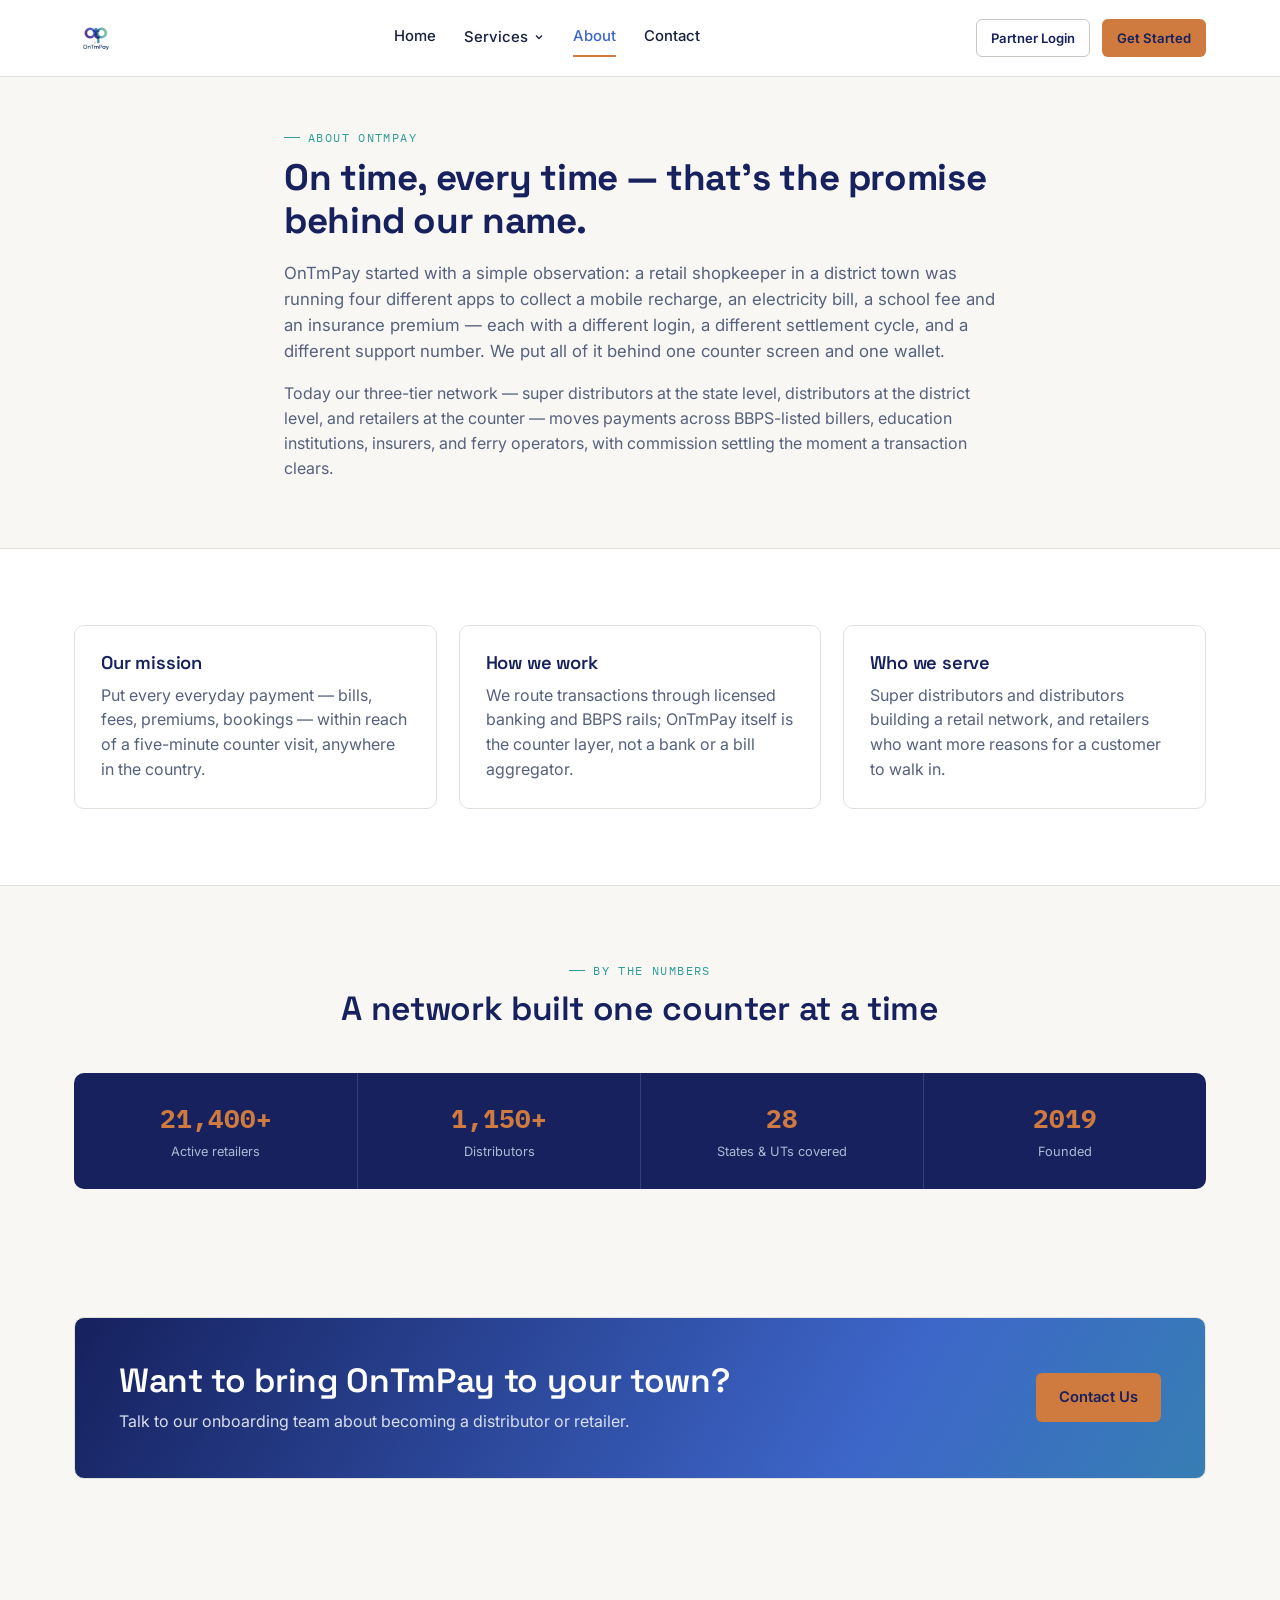
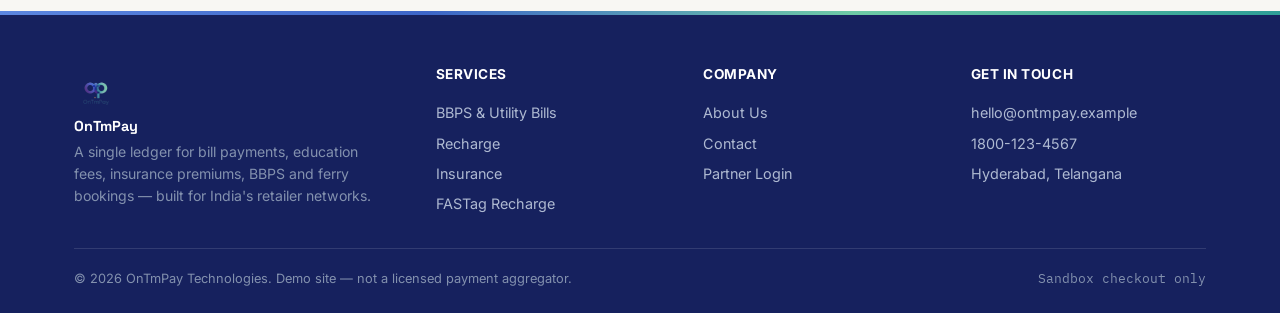
<file: about.html>
<!DOCTYPE html>
<html lang="en">
<head>
<meta charset="UTF-8">
<meta name="viewport" content="width=device-width, initial-scale=1.0">
<title>About Us — OnTmPay</title>
<link rel="stylesheet" href="css/style.css?v=20260717d">
</head>
<body data-page="about">

<div id="site-navbar"></div>

<section class="tight">
  <div class="container reveal" style="max-width:760px;">
    <div class="eyebrow">About OnTmPay</div>
    <h1 style="font-size:2.3rem;">On time, every time — that's the promise behind our name.</h1>
    <p style="font-size:1.05rem;">OnTmPay started with a simple observation: a retail shopkeeper in a district town was running four different apps to collect a mobile recharge, an electricity bill, a school fee and an insurance premium — each with a different login, a different settlement cycle, and a different support number. We put all of it behind one counter screen and one wallet.</p>
    <p>Today our three-tier network — super distributors at the state level, distributors at the district level, and retailers at the counter — moves payments across BBPS-listed billers, education institutions, insurers, and ferry operators, with commission settling the moment a transaction clears.</p>
  </div>
</section>

<section class="alt">
  <div class="container">
    <div class="grid grid-3 reveal-stagger">
      <div class="card">
        <h3>Our mission</h3>
        <p class="mb-0">Put every everyday payment — bills, fees, premiums, bookings — within reach of a five-minute counter visit, anywhere in the country.</p>
      </div>
      <div class="card">
        <h3>How we work</h3>
        <p class="mb-0">We route transactions through licensed banking and BBPS rails; OnTmPay itself is the counter layer, not a bank or a bill aggregator.</p>
      </div>
      <div class="card">
        <h3>Who we serve</h3>
        <p class="mb-0">Super distributors and distributors building a retail network, and retailers who want more reasons for a customer to walk in.</p>
      </div>
    </div>
  </div>
</section>

<section>
  <div class="container">
    <div class="section-head reveal">
      <div class="eyebrow" style="justify-content:center;">By the numbers</div>
      <h2>A network built one counter at a time</h2>
    </div>
    <div class="stat-strip reveal-stagger">
      <div><b>21,400+</b><span>Active retailers</span></div>
      <div><b>1,150+</b><span>Distributors</span></div>
      <div><b>28</b><span>States &amp; UTs covered</span></div>
      <div><b>2019</b><span>Founded</span></div>
    </div>
  </div>
</section>

<section class="tight">
  <div class="container">
    <div class="card reveal" style="background:linear-gradient(120deg, var(--primary-deep), var(--primary) 70%, var(--teal) 140%); color:#fff; padding:44px; display:flex; justify-content:space-between; align-items:center; flex-wrap:wrap; gap:24px;">
      <div>
        <h2 style="color:#fff; margin-bottom:8px;">Want to bring OnTmPay to your town?</h2>
        <p style="color:#D9DEEF; margin:0;">Talk to our onboarding team about becoming a distributor or retailer.</p>
      </div>
      <a href="contact.html" class="btn btn-primary">Contact Us</a>
    </div>
  </div>
</section>

<div id="site-footer"></div>

<script src="js/main.js?v=20260717d"></script>
</body>
</html>
</file>
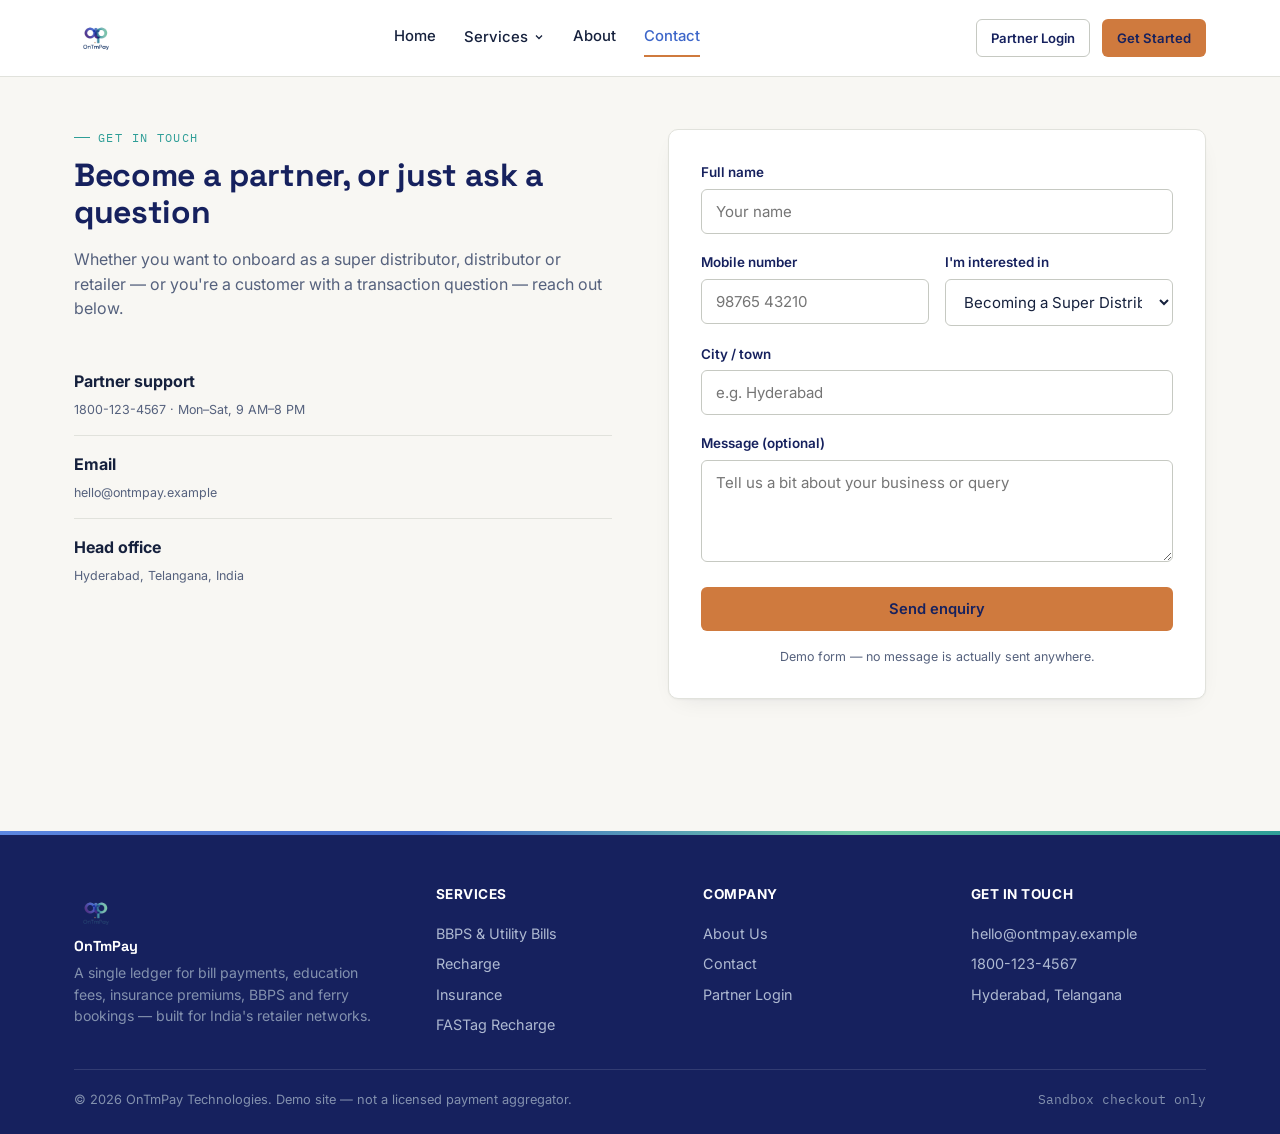
<file: contact.html>
<!DOCTYPE html>
<html lang="en">
<head>
<meta charset="UTF-8">
<meta name="viewport" content="width=device-width, initial-scale=1.0">
<title>Contact Us — OnTmPay</title>
<link rel="stylesheet" href="css/style.css?v=20260717d">
</head>
<body data-page="contact">

<div id="site-navbar"></div>

<section class="tight">
  <div class="container">
    <div class="grid grid-2 reveal-stagger" style="grid-template-columns:1fr 1fr; gap:56px; align-items:start;">
      <div>
        <div class="eyebrow">Get in touch</div>
        <h1 style="font-size:2rem;">Become a partner, or just ask a question</h1>
        <p>Whether you want to onboard as a super distributor, distributor or retailer — or you're a customer with a transaction question — reach out below.</p>

        <div class="ledger-rows mt-32">
          <div style="padding:16px 0;">
            <b>Partner support</b>
            <p class="mb-0 hint">1800-123-4567 · Mon–Sat, 9 AM–8 PM</p>
          </div>
          <div style="padding:16px 0;">
            <b>Email</b>
            <p class="mb-0 hint">hello@ontmpay.example</p>
          </div>
          <div style="padding:16px 0;">
            <b>Head office</b>
            <p class="mb-0 hint">Hyderabad, Telangana, India</p>
          </div>
        </div>
      </div>

      <form class="form-card" id="contact-form">
        <div class="field">
          <label for="c-name">Full name</label>
          <input type="text" id="c-name" placeholder="Your name" required>
        </div>
        <div class="field-row">
          <div class="field">
            <label for="c-mobile">Mobile number</label>
            <input type="tel" id="c-mobile" placeholder="98765 43210" maxlength="10" required>
          </div>
          <div class="field">
            <label for="c-interest">I'm interested in</label>
            <select id="c-interest">
              <option>Becoming a Super Distributor</option>
              <option>Becoming a Distributor</option>
              <option>Becoming a Retailer</option>
              <option>General enquiry</option>
            </select>
          </div>
        </div>
        <div class="field">
          <label for="c-city">City / town</label>
          <input type="text" id="c-city" placeholder="e.g. Hyderabad" required>
        </div>
        <div class="field">
          <label for="c-message">Message (optional)</label>
          <textarea id="c-message" rows="4" placeholder="Tell us a bit about your business or query"></textarea>
        </div>
        <button type="submit" class="btn btn-primary btn-block">Send enquiry</button>
        <p class="hint text-center mt-16 mb-0">Demo form — no message is actually sent anywhere.</p>
      </form>
    </div>
  </div>
</section>

<div id="site-footer"></div>

<script src="js/main.js?v=20260717d"></script>
<script>
  document.getElementById("contact-form").addEventListener("submit", function (e) {
    e.preventDefault();
    showToast("Thanks! Our onboarding team will reach out shortly (demo only).");
    this.reset();
  });
</script>
</body>
</html>
</file>
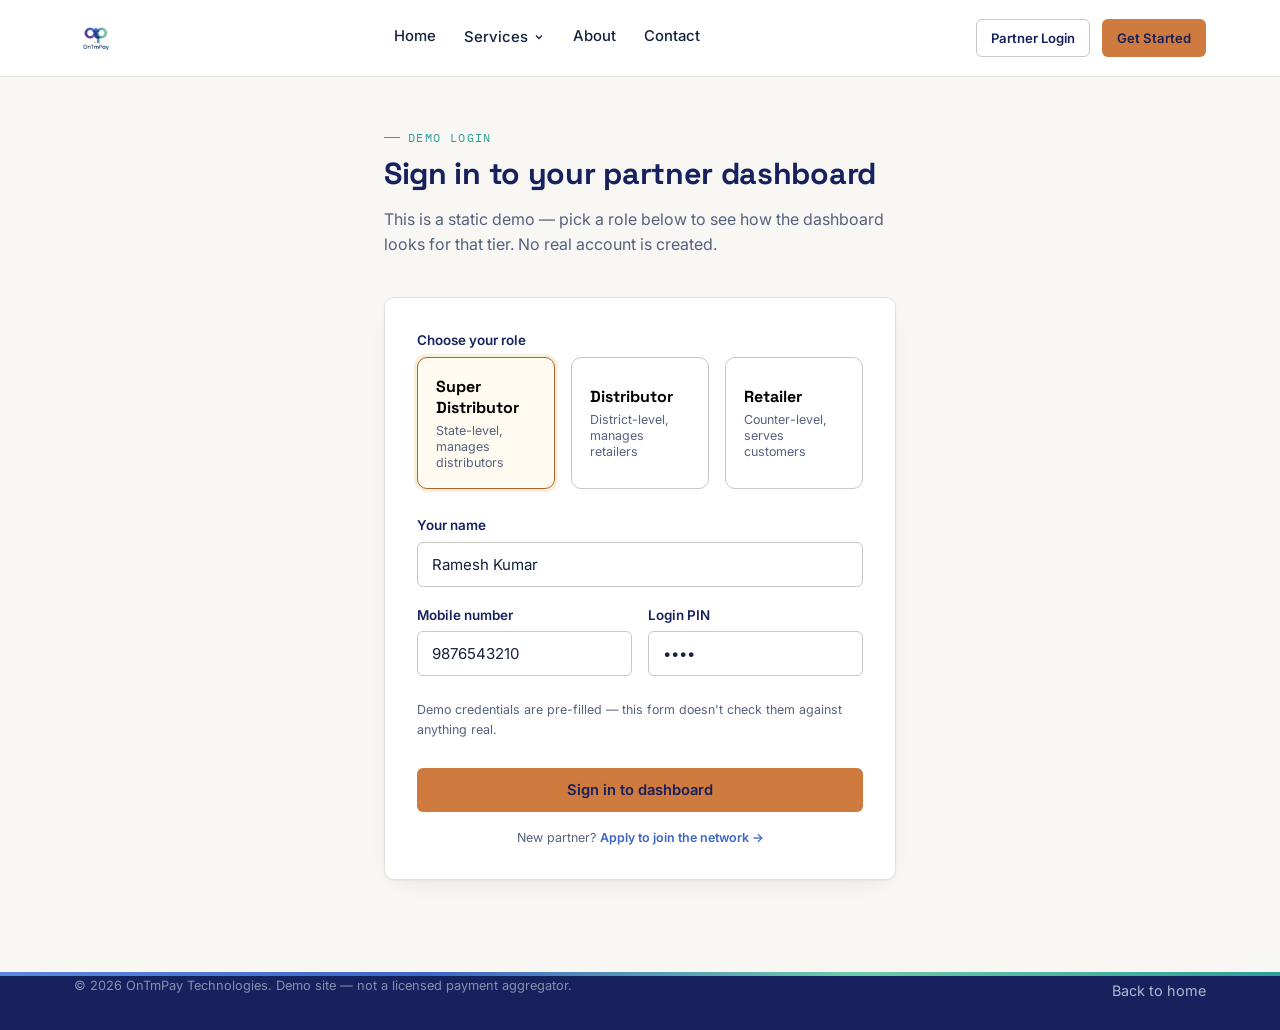
<file: login.html>
<!DOCTYPE html>
<html lang="en">
<head>
<meta charset="UTF-8">
<meta name="viewport" content="width=device-width, initial-scale=1.0">
<title>Partner Login — OnTmPay</title>
<link rel="stylesheet" href="css/style.css?v=20260717d">
</head>
<body data-page="login">

<div id="site-navbar"></div>

<section class="tight">
  <div class="container" style="max-width:560px;">
    <div class="section-head left">
      <div class="eyebrow">Demo login</div>
      <h1 style="font-size:1.9rem;">Sign in to your partner dashboard</h1>
      <p>This is a static demo — pick a role below to see how the dashboard looks for that tier. No real account is created.</p>
    </div>

    <div id="login-notice-slot"></div>

    <form class="form-card" id="login-form">
      <label>Choose your role</label>
      <div class="role-tiles" id="role-tiles">
        <button type="button" class="role-tile active" data-role="super">
          <b>Super Distributor</b>
          <span>State-level, manages distributors</span>
        </button>
        <button type="button" class="role-tile" data-role="distributor">
          <b>Distributor</b>
          <span>District-level, manages retailers</span>
        </button>
        <button type="button" class="role-tile" data-role="retailer">
          <b>Retailer</b>
          <span>Counter-level, serves customers</span>
        </button>
      </div>

      <div class="field">
        <label for="name">Your name</label>
        <input type="text" id="name" placeholder="e.g. Ramesh Kumar" value="Ramesh Kumar" required>
      </div>
      <div class="field-row">
        <div class="field">
          <label for="mobile">Mobile number</label>
          <input type="tel" id="mobile" placeholder="98765 43210" value="9876543210" pattern="[0-9]{10}" maxlength="10">
        </div>
        <div class="field">
          <label for="pin">Login PIN</label>
          <input type="password" id="pin" placeholder="••••" value="1234" maxlength="6">
        </div>
      </div>
      <p class="hint">Demo credentials are pre-filled — this form doesn't check them against anything real.</p>
      <button type="submit" class="btn btn-primary btn-block mt-16">Sign in to dashboard</button>
      <p class="hint text-center mt-16 mb-0">New partner? <a href="contact.html" style="color:var(--primary); font-weight:600;">Apply to join the network →</a></p>
    </form>
  </div>
</section>

<footer class="site" style="margin-top:40px;">
  <div class="container footer-bottom" style="margin-top:0; border-top:none; padding-top:0;">
    <span>© 2026 OnTmPay Technologies. Demo site — not a licensed payment aggregator.</span>
    <a href="index.html" style="color:#AEB9D1;">Back to home</a>
  </div>
</footer>

<script src="js/main.js?v=20260717d"></script>
<script>
  let selectedRole = "super";
  document.querySelectorAll(".role-tile").forEach((tile) => {
    tile.addEventListener("click", () => {
      document.querySelectorAll(".role-tile").forEach((t) => t.classList.remove("active"));
      tile.classList.add("active");
      selectedRole = tile.dataset.role;
    });
  });

  // If we were bounced here from a locked service page, show why and
  // remember where to send the user back to once they "sign in".
  const SERVICE_LABELS = {
    "services/bbps.html": "BBPS bill payments",
    "services/education.html": "education fee payments",
    "services/insurance.html": "insurance premium payments",
    "services/ferry.html": "ferry booking",
  };
  const nextPath = new URLSearchParams(window.location.search).get("next");
  if (nextPath && SERVICE_LABELS[nextPath]) {
    document.getElementById("login-notice-slot").innerHTML = `
      <div class="login-notice">
        <svg width="18" height="18" viewBox="0 0 24 24" fill="none" stroke="currentColor" stroke-width="2">
          <rect x="3" y="11" width="18" height="10" rx="2"></rect><path d="M7 11V7a5 5 0 0 1 10 0v4"></path>
        </svg>
        <span>You'll need to sign in before you can use <b>${SERVICE_LABELS[nextPath]}</b> — pick a role below to continue.</span>
      </div>`;
  }

  document.getElementById("login-form").addEventListener("submit", function (e) {
    e.preventDefault();
    const name = document.getElementById("name").value.trim() || "Demo User";
    const destination = nextPath || "dashboard.html";
    window.location.href = `${destination}?role=${selectedRole}&name=${encodeURIComponent(name)}`;
  });
</script>
</body>
</html>
</file>
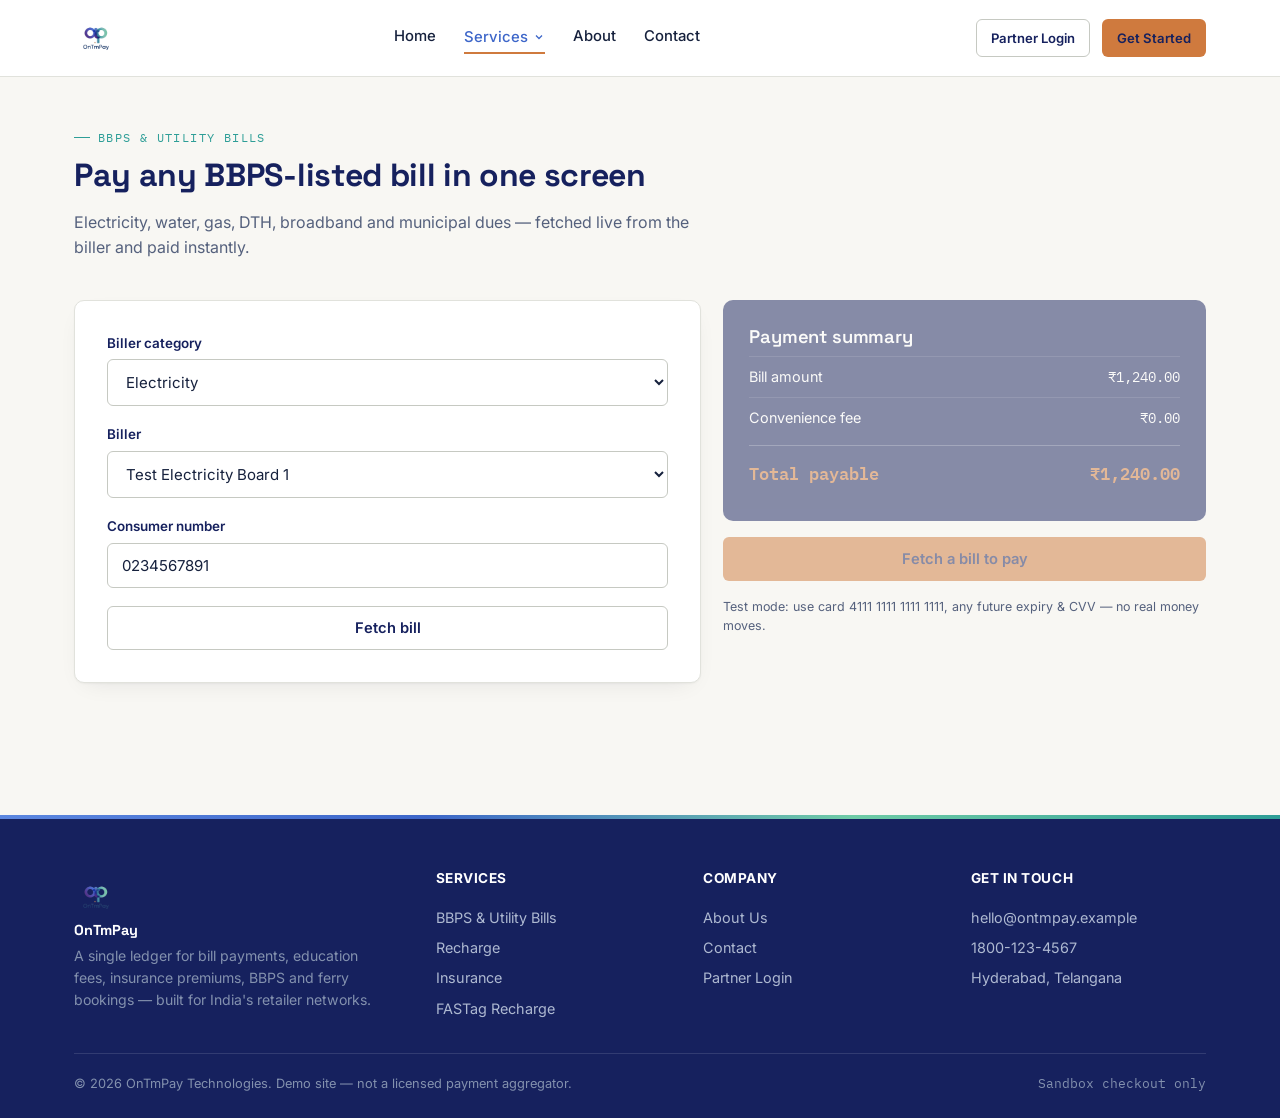
<file: services/bbps.html>
<!DOCTYPE html>
<html lang="en">
<head>
<meta charset="UTF-8">
<meta name="viewport" content="width=device-width, initial-scale=1.0">
<title>BBPS Bill Payments — OnTmPay</title>
<link rel="stylesheet" href="../css/style.css?v=20260717d">
</head>
<body data-page="bbps">

<div id="site-navbar"></div>

<section class="tight">
  <div class="container">
    <div class="section-head left reveal">
      <div class="eyebrow">BBPS &amp; utility bills</div>
      <h1 style="font-size:2rem;">Pay any BBPS-listed bill in one screen</h1>
      <p>Electricity, water, gas, DTH, broadband and municipal dues — fetched live from the biller and paid instantly.</p>
    </div>

    <div class="grid grid-2 reveal-stagger" style="grid-template-columns:1.3fr 1fr; align-items:start;">
      <form class="form-card" id="bbps-form">
        <div class="field">
          <label for="biller-category">Biller category</label>
          <select id="biller-category">
            <option>Electricity</option>
            <option>Water</option>
            <option>Piped Gas</option>
            <option>DTH</option>
            <option>Broadband / Landline</option>
            <option>Municipal Tax</option>
          </select>
        </div>
        <div class="field">
          <label for="biller-name">Biller</label>
          <select id="biller-name">
            <option>Test Electricity Board 1</option>
            <option>Test Electricity Board 2</option>
            <option>Test Power Distribution Co.</option>
            <option>Test Utility Provider</option>
          </select>
        </div>
        <div class="field">
          <label for="consumer-no">Consumer number</label>
          <input type="text" id="consumer-no" placeholder="e.g. 0234567891" value="0234567891" required>
        </div>
        <button type="button" class="btn btn-outline btn-block" id="fetch-bill">Fetch bill</button>

        <div id="bill-details" style="display:none; margin-top:22px;">
          <hr class="rule" style="margin-bottom:18px;">
          <div class="flex between" style="padding:6px 0;"><span class="muted">Consumer name</span><b>K. Ramesh Reddy</b></div>
          <div class="flex between" style="padding:6px 0;"><span class="muted">Billing period</span><b>Jun 2026</b></div>
          <div class="flex between" style="padding:6px 0;"><span class="muted">Due date</span><b>22 Jul 2026</b></div>
          <div class="flex between" style="padding:6px 0;"><span class="muted">Bill amount</span><b class="mono" id="bill-amount">₹1,240</b></div>
        </div>
      </form>

      <div>
        <div class="pay-summary" id="pay-summary" style="opacity:.5;">
          <h3 style="color:#fff;">Payment summary</h3>
          <div class="row"><span>Bill amount</span><span class="mono">₹1,240.00</span></div>
          <div class="row"><span>Convenience fee</span><span class="mono">₹0.00</span></div>
          <div class="row total"><span>Total payable</span><span id="total-amount">₹1,240.00</span></div>
        </div>
        <button class="btn btn-primary btn-block mt-16" id="pay-btn" disabled>Fetch a bill to pay</button>
        <p class="hint mt-16">Test mode: use card 4111 1111 1111 1111, any future expiry &amp; CVV — no real money moves.</p>
        <div id="payment-result" class="mt-16"></div>
      </div>
    </div>
  </div>
</section>

<div id="site-footer"></div>

<script src="https://checkout.razorpay.com/v1/checkout.js"></script>
<script src="../js/main.js?v=20260717d"></script>
<script src="../js/payments.js?v=20260717d"></script>
<script>
  let fetchedAmount = 1240;
  document.getElementById("fetch-bill").addEventListener("click", function () {
    const amounts = [1240, 890, 2150, 560];
    fetchedAmount = amounts[Math.floor(Math.random() * amounts.length)];
    document.getElementById("bill-amount").textContent = "₹" + fetchedAmount.toLocaleString("en-IN");
    document.getElementById("total-amount").textContent = "₹" + fetchedAmount.toLocaleString("en-IN") + ".00";
    document.querySelector("#pay-summary .row:first-child .mono").textContent = "₹" + fetchedAmount.toLocaleString("en-IN") + ".00";
    document.getElementById("bill-details").style.display = "block";
    document.getElementById("pay-summary").style.opacity = "1";
    const payBtn = document.getElementById("pay-btn");
    payBtn.disabled = false;
    payBtn.textContent = "Pay " + "₹" + fetchedAmount.toLocaleString("en-IN") + " now";
    showToast("Bill fetched successfully.");
  });

  document.getElementById("pay-btn").addEventListener("click", function () {
    openRazorpayCheckout({
      amount: fetchedAmount,
      description: "BBPS bill payment",
      prefillName: currentName(),
      onSuccess: function (response) {
        document.getElementById("payment-result").innerHTML = `
          <div class="card" style="border-color:var(--teal); background:var(--teal-soft);">
            <b>Payment successful (test mode)</b>
            <p class="mono muted mb-0" style="font-size:.82rem;">Ref: ${response.razorpay_payment_id}</p>
          </div>`;
        showToast("₹" + fetchedAmount.toLocaleString("en-IN") + " paid successfully (test mode).");
      },
    });
  });
</script>
</body>
</html>
</file>
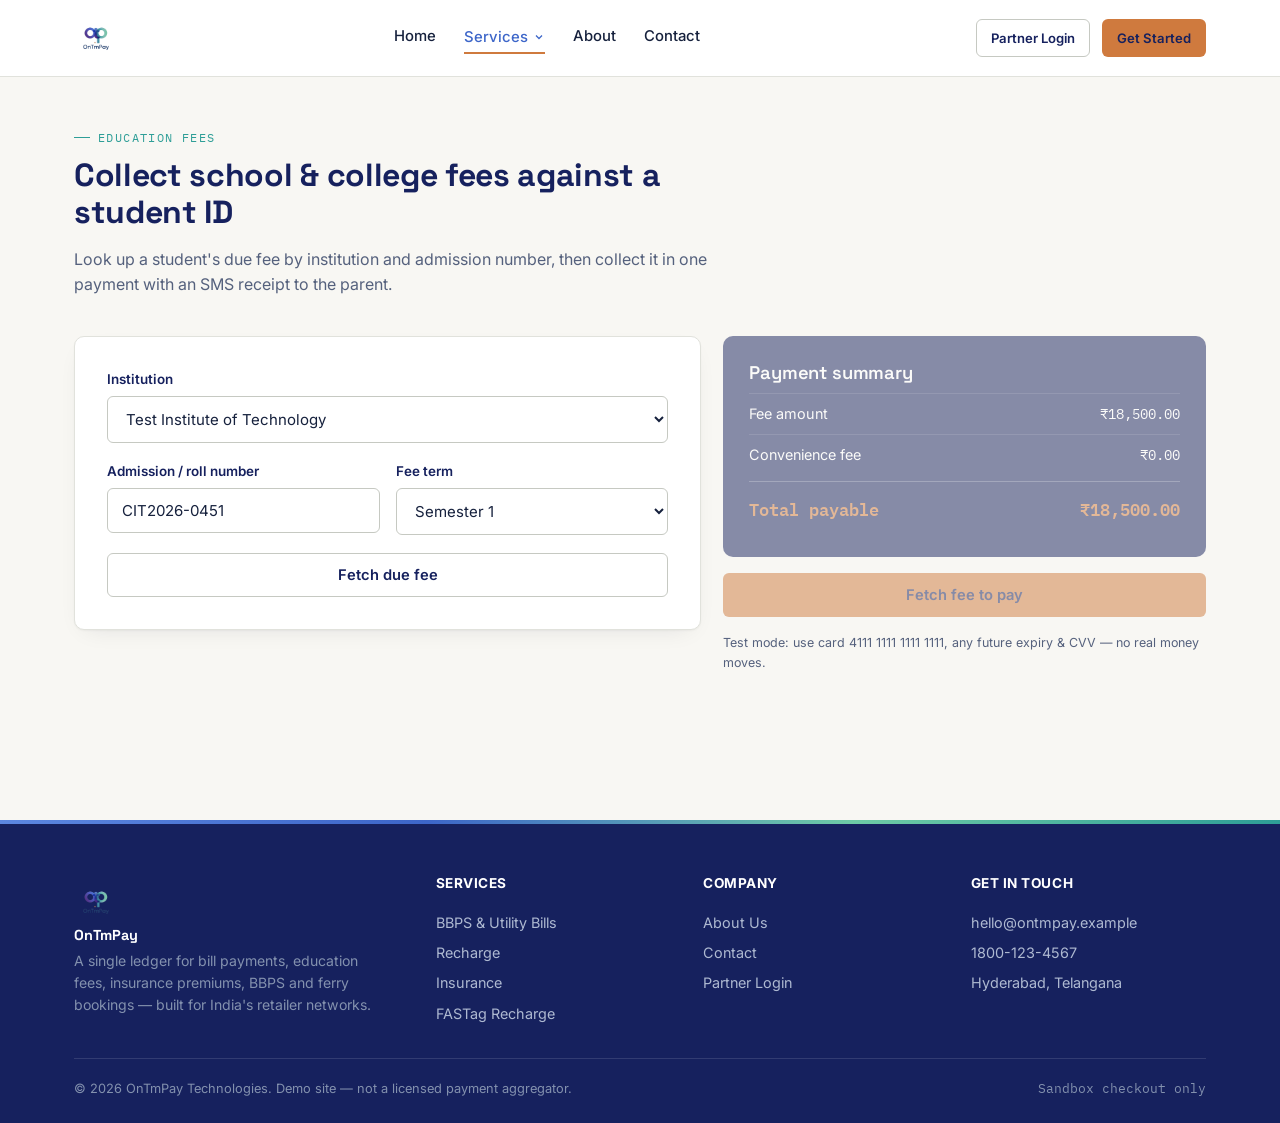
<file: services/education.html>
<!DOCTYPE html>
<html lang="en">
<head>
<meta charset="UTF-8">
<meta name="viewport" content="width=device-width, initial-scale=1.0">
<title>Education Fee Payments — OnTmPay</title>
<link rel="stylesheet" href="../css/style.css?v=20260717d">
</head>
<body data-page="education">

<div id="site-navbar"></div>
<section class="tight">
  <div class="container">
    <div class="section-head left reveal">
      <div class="eyebrow">Education fees</div>
      <h1 style="font-size:2rem;">Collect school &amp; college fees against a student ID</h1>
      <p>Look up a student's due fee by institution and admission number, then collect it in one payment with an SMS receipt to the parent.</p>
    </div>

    <div class="grid grid-2 reveal-stagger" style="grid-template-columns:1.3fr 1fr; align-items:start;">
      <form class="form-card" id="edu-form">
        <div class="field">
          <label for="institution">Institution</label>
          <select id="institution">
            <option>Test Institute of Technology</option>
            <option>Test Public School</option>
            <option>Test Junior College</option>
            <option>Test Degree College</option>
          </select>
        </div>
        <div class="field-row">
          <div class="field">
            <label for="admission-no">Admission / roll number</label>
            <input type="text" id="admission-no" placeholder="e.g. CIT2026-0451" value="CIT2026-0451" required>
          </div>
          <div class="field">
            <label for="term">Fee term</label>
            <select id="term">
              <option>Semester 1</option>
              <option>Semester 2</option>
              <option>Annual</option>
            </select>
          </div>
        </div>
        <button type="button" class="btn btn-outline btn-block" id="fetch-fee">Fetch due fee</button>

        <div id="fee-details" style="display:none; margin-top:22px;">
          <hr class="rule" style="margin-bottom:18px;">
          <div class="flex between" style="padding:6px 0;"><span class="muted">Student name</span><b>Sneha Bano</b></div>
          <div class="flex between" style="padding:6px 0;"><span class="muted">Course</span><b>B.Tech — CSE, Year 2</b></div>
          <div class="flex between" style="padding:6px 0;"><span class="muted">Due date</span><b>31 Jul 2026</b></div>
          <div class="flex between" style="padding:6px 0;"><span class="muted">Fee due</span><b class="mono" id="fee-amount">₹18,500</b></div>
        </div>
      </form>

      <div>
        <div class="pay-summary" id="pay-summary" style="opacity:.5;">
          <h3 style="color:#fff;">Payment summary</h3>
          <div class="row"><span>Fee amount</span><span class="mono">₹18,500.00</span></div>
          <div class="row"><span>Convenience fee</span><span class="mono">₹0.00</span></div>
          <div class="row total"><span>Total payable</span><span id="total-amount">₹18,500.00</span></div>
        </div>
        <button class="btn btn-primary btn-block mt-16" id="pay-btn" disabled>Fetch fee to pay</button>
        <p class="hint mt-16">Test mode: use card 4111 1111 1111 1111, any future expiry &amp; CVV — no real money moves.</p>
        <div id="payment-result" class="mt-16"></div>
      </div>
    </div>
  </div>
</section>

<div id="site-footer"></div>
<script src="https://checkout.razorpay.com/v1/checkout.js"></script>
<script src="../js/main.js?v=20260717d"></script>
<script src="../js/payments.js?v=20260717d"></script>
<script>
  let feeAmount = 18500;
  document.getElementById("fetch-fee").addEventListener("click", function () {
    const amounts = [18500, 24000, 12750, 9800];
    feeAmount = amounts[Math.floor(Math.random() * amounts.length)];
    document.getElementById("fee-amount").textContent = "₹" + feeAmount.toLocaleString("en-IN");
    document.getElementById("total-amount").textContent = "₹" + feeAmount.toLocaleString("en-IN") + ".00";
    document.querySelector("#pay-summary .row:first-child .mono").textContent = "₹" + feeAmount.toLocaleString("en-IN") + ".00";
    document.getElementById("fee-details").style.display = "block";
    document.getElementById("pay-summary").style.opacity = "1";
    const payBtn = document.getElementById("pay-btn");
    payBtn.disabled = false;
    payBtn.textContent = "Pay ₹" + feeAmount.toLocaleString("en-IN") + " now";
    showToast("Fee details fetched successfully.");
  });

  document.getElementById("pay-btn").addEventListener("click", function () {
    openRazorpayCheckout({
      amount: feeAmount,
      description: "Education fee payment",
      prefillName: currentName(),
      onSuccess: function (response) {
        document.getElementById("payment-result").innerHTML = `
          <div class="card" style="border-color:var(--teal); background:var(--teal-soft);">
            <b>Payment successful (test mode)</b>
            <p class="mono muted mb-0" style="font-size:.82rem;">Ref: ${response.razorpay_payment_id}</p>
          </div>`;
        showToast("₹" + feeAmount.toLocaleString("en-IN") + " paid successfully (test mode).");
      },
    });
  });
</script>
</body>
</html>
</file>
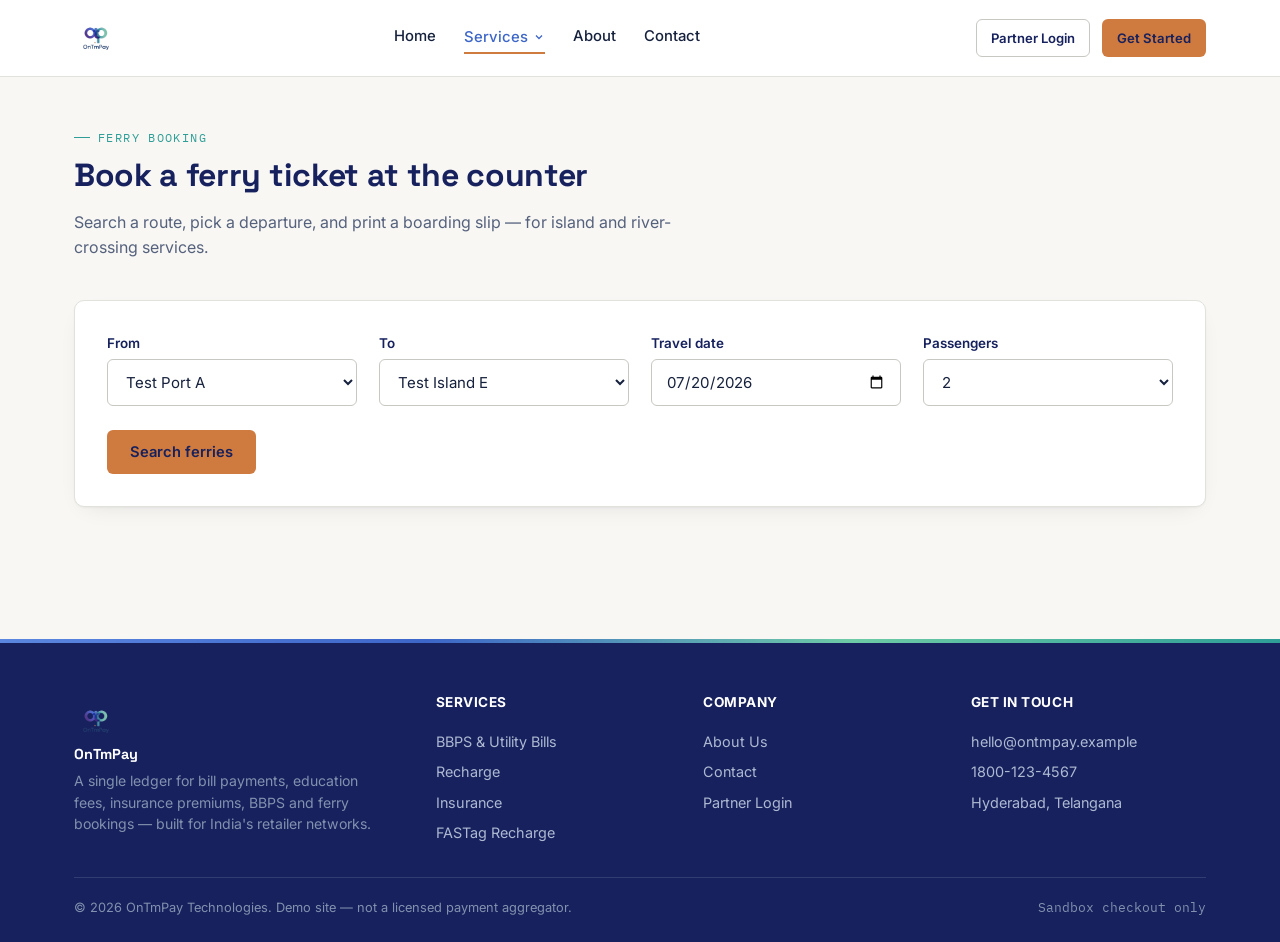
<file: services/ferry.html>
<!DOCTYPE html>
<html lang="en">
<head>
<meta charset="UTF-8">
<meta name="viewport" content="width=device-width, initial-scale=1.0">
<title>Ferry Booking — OnTmPay</title>
<link rel="stylesheet" href="../css/style.css?v=20260717d">
</head>
<body data-page="ferry">

<div id="site-navbar"></div>
<section class="tight">
  <div class="container">
    <div class="section-head left reveal">
      <div class="eyebrow">Ferry booking</div>
      <h1 style="font-size:2rem;">Book a ferry ticket at the counter</h1>
      <p>Search a route, pick a departure, and print a boarding slip — for island and river-crossing services.</p>
    </div>

    <form class="form-card" id="search-form">
      <div class="grid grid-4" style="align-items:end;">
        <div class="field mb-0">
          <label for="route-from">From</label>
          <select id="route-from">
            <option>Test Port A</option>
            <option>Test Port B</option>
            <option>Test Jetty C</option>
            <option>Test Ghat D</option>
          </select>
        </div>
        <div class="field mb-0">
          <label for="route-to">To</label>
          <select id="route-to">
            <option>Test Island E</option>
            <option>Test Town F</option>
            <option>Test Harbour G</option>
            <option>Test Ghat H</option>
          </select>
        </div>
        <div class="field mb-0">
          <label for="travel-date">Travel date</label>
          <input type="date" id="travel-date" value="2026-07-20">
        </div>
        <div class="field mb-0">
          <label for="passengers">Passengers</label>
          <select id="passengers">
            <option>1</option>
            <option selected>2</option>
            <option>3</option>
            <option>4</option>
          </select>
        </div>
      </div>
      <button type="submit" class="btn btn-primary mt-24">Search ferries</button>
    </form>

    <div id="results" style="display:none;" class="mt-32">
      <h3>Available departures</h3>
      <div class="grid" style="gap:14px;">
        <div class="card flex between center ferry-option" data-fare="450">
          <div>
            <b>Test Ferry One</b>
            <p class="hint mb-0">07:30 AM · Deck &amp; cabin seating · ~40 min crossing</p>
          </div>
          <div class="flex center gap-16">
            <span class="mono" style="font-size:1.1rem;">₹450 <span class="hint">/ person</span></span>
            <button type="button" class="btn btn-outline btn-sm select-ferry">Select</button>
          </div>
        </div>
        <div class="card flex between center ferry-option" data-fare="380">
          <div>
            <b>Test Ferry Two</b>
            <p class="hint mb-0">10:15 AM · Open deck · ~35 min crossing</p>
          </div>
          <div class="flex center gap-16">
            <span class="mono" style="font-size:1.1rem;">₹380 <span class="hint">/ person</span></span>
            <button type="button" class="btn btn-outline btn-sm select-ferry">Select</button>
          </div>
        </div>
        <div class="card flex between center ferry-option" data-fare="520">
          <div>
            <b>Test Ferry Three</b>
            <p class="hint mb-0">04:00 PM · AC cabin · ~30 min crossing</p>
          </div>
          <div class="flex center gap-16">
            <span class="mono" style="font-size:1.1rem;">₹520 <span class="hint">/ person</span></span>
            <button type="button" class="btn btn-outline btn-sm select-ferry">Select</button>
          </div>
        </div>
      </div>
    </div>

    <div id="booking-summary" style="display:none; grid-template-columns:1.3fr 1fr;" class="grid grid-2 mt-32">
      <div class="card">
        <h3>Passenger details</h3>
        <div class="field">
          <label for="lead-name">Lead passenger name</label>
          <input type="text" id="lead-name" placeholder="e.g. A. Fernandes" value="A. Fernandes">
        </div>
        <div class="field mb-0">
          <label for="lead-mobile">Mobile number</label>
          <input type="tel" id="lead-mobile" placeholder="98765 43210" value="9876543210" maxlength="10">
        </div>
      </div>
      <div>
        <div class="pay-summary">
          <h3 style="color:#fff;">Fare summary</h3>
          <div class="row"><span>Route</span><span class="mono" id="sum-route">—</span></div>
          <div class="row"><span>Ferry</span><span class="mono" id="sum-ferry">—</span></div>
          <div class="row"><span>Passengers × Fare</span><span class="mono" id="sum-calc">—</span></div>
          <div class="row total"><span>Total payable</span><span id="sum-total">₹0</span></div>
        </div>
        <button class="btn btn-primary btn-block mt-16" id="pay-btn">Pay &amp; confirm booking</button>
        <p class="hint mt-16">Test mode: use card 4111 1111 1111 1111, any future expiry &amp; CVV — no real money moves.</p>
        <div id="payment-result" class="mt-16"></div>
      </div>
    </div>
  </div>
</section>

<div id="site-footer"></div>
<script src="https://checkout.razorpay.com/v1/checkout.js"></script>
<script src="../js/main.js?v=20260717d"></script>
<script src="../js/payments.js?v=20260717d"></script>
<script>
  let selectedFare = 0, selectedFerry = "";
  let totalFare = 0;

  document.getElementById("search-form").addEventListener("submit", function (e) {
    e.preventDefault();
    document.getElementById("results").style.display = "block";
    document.getElementById("booking-summary").style.display = "none";
    document.getElementById("results").scrollIntoView({ behavior: "smooth", block: "start" });
  });

  document.querySelectorAll(".select-ferry").forEach((btn) => {
    btn.addEventListener("click", function () {
      const optionCard = this.closest(".ferry-option");
      selectedFare = Number(optionCard.dataset.fare);
      selectedFerry = optionCard.querySelector("b").textContent;
      const passengers = Number(document.getElementById("passengers").value);
      totalFare = selectedFare * passengers;

      document.getElementById("sum-route").textContent = document.getElementById("route-from").value + " → " + document.getElementById("route-to").value;
      document.getElementById("sum-ferry").textContent = selectedFerry;
      document.getElementById("sum-calc").textContent = passengers + " × ₹" + selectedFare;
      document.getElementById("sum-total").textContent = "₹" + totalFare.toLocaleString("en-IN");
      document.getElementById("pay-btn").textContent = "Pay ₹" + totalFare.toLocaleString("en-IN") + " & confirm booking";

      document.getElementById("booking-summary").style.display = "grid";
      document.getElementById("booking-summary").scrollIntoView({ behavior: "smooth", block: "start" });
      showToast(selectedFerry + " selected.");
    });
  });

  document.getElementById("pay-btn").addEventListener("click", function () {
    if (!totalFare) {
      showToast("Select a ferry departure first.");
      return;
    }
    openRazorpayCheckout({
      amount: totalFare,
      description: "Ferry booking — " + selectedFerry,
      prefillName: document.getElementById("lead-name").value || currentName(),
      prefillContact: document.getElementById("lead-mobile").value,
      onSuccess: function (response) {
        document.getElementById("payment-result").innerHTML = `
          <div class="card" style="border-color:var(--teal); background:var(--teal-soft);">
            <b>Booking confirmed (test mode)</b>
            <p class="mono muted mb-0" style="font-size:.82rem;">Ref: ${response.razorpay_payment_id}</p>
          </div>`;
        showToast("Booking confirmed — ₹" + totalFare.toLocaleString("en-IN") + " paid (test mode).");
      },
    });
  });
</script>
</body>
</html>
</file>
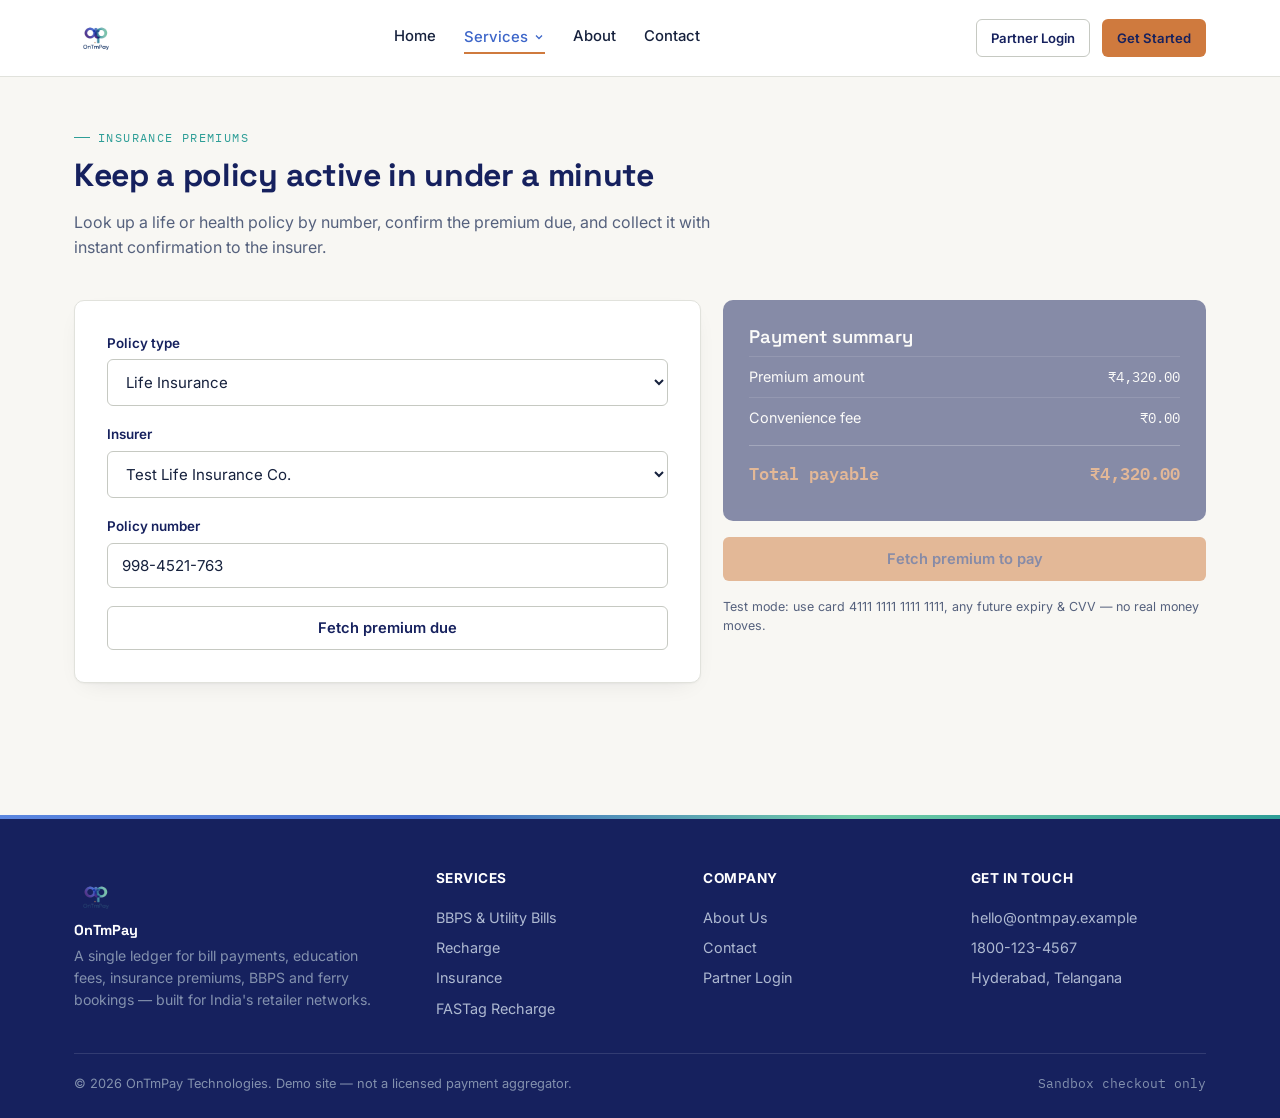
<file: services/insurance.html>
<!DOCTYPE html>
<html lang="en">
<head>
<meta charset="UTF-8">
<meta name="viewport" content="width=device-width, initial-scale=1.0">
<title>Insurance Premium Payments — OnTmPay</title>
<link rel="stylesheet" href="../css/style.css?v=20260717d">
</head>
<body data-page="insurance">

<div id="site-navbar"></div>
<section class="tight">
  <div class="container">
    <div class="section-head left reveal">
      <div class="eyebrow">Insurance premiums</div>
      <h1 style="font-size:2rem;">Keep a policy active in under a minute</h1>
      <p>Look up a life or health policy by number, confirm the premium due, and collect it with instant confirmation to the insurer.</p>
    </div>

    <div class="grid grid-2 reveal-stagger" style="grid-template-columns:1.3fr 1fr; align-items:start;">
      <form class="form-card" id="ins-form">
        <div class="field">
          <label for="policy-type">Policy type</label>
          <select id="policy-type">
            <option>Life Insurance</option>
            <option>Health Insurance</option>
            <option>Motor Insurance</option>
          </select>
        </div>
        <div class="field">
          <label for="insurer">Insurer</label>
          <select id="insurer">
            <option>Test Life Insurance Co.</option>
            <option>Test Secure Life</option>
            <option>Test Health Assurance</option>
            <option>Test General Insurance</option>
          </select>
        </div>
        <div class="field">
          <label for="policy-no">Policy number</label>
          <input type="text" id="policy-no" placeholder="e.g. 998-4521-763" value="998-4521-763" required>
        </div>
        <button type="button" class="btn btn-outline btn-block" id="fetch-premium">Fetch premium due</button>

        <div id="premium-details" style="display:none; margin-top:22px;">
          <hr class="rule" style="margin-bottom:18px;">
          <div class="flex between" style="padding:6px 0;"><span class="muted">Policy holder</span><b>M. Naidu</b></div>
          <div class="flex between" style="padding:6px 0;"><span class="muted">Plan</span><b>Jeevan Anand</b></div>
          <div class="flex between" style="padding:6px 0;"><span class="muted">Due date</span><b>28 Jul 2026</b></div>
          <div class="flex between" style="padding:6px 0;"><span class="muted">Premium due</span><b class="mono" id="premium-amount">₹4,320</b></div>
        </div>
      </form>

      <div>
        <div class="pay-summary" id="pay-summary" style="opacity:.5;">
          <h3 style="color:#fff;">Payment summary</h3>
          <div class="row"><span>Premium amount</span><span class="mono">₹4,320.00</span></div>
          <div class="row"><span>Convenience fee</span><span class="mono">₹0.00</span></div>
          <div class="row total"><span>Total payable</span><span id="total-amount">₹4,320.00</span></div>
        </div>
        <button class="btn btn-primary btn-block mt-16" id="pay-btn" disabled>Fetch premium to pay</button>
        <p class="hint mt-16">Test mode: use card 4111 1111 1111 1111, any future expiry &amp; CVV — no real money moves.</p>
        <div id="payment-result" class="mt-16"></div>
      </div>
    </div>
  </div>
</section>

<div id="site-footer"></div>
<script src="https://checkout.razorpay.com/v1/checkout.js"></script>
<script src="../js/main.js?v=20260717d"></script>
<script src="../js/payments.js?v=20260717d"></script>
<script>
  let premiumAmount = 4320;
  document.getElementById("fetch-premium").addEventListener("click", function () {
    const amounts = [4320, 7650, 2100, 12400];
    premiumAmount = amounts[Math.floor(Math.random() * amounts.length)];
    document.getElementById("premium-amount").textContent = "₹" + premiumAmount.toLocaleString("en-IN");
    document.getElementById("total-amount").textContent = "₹" + premiumAmount.toLocaleString("en-IN") + ".00";
    document.querySelector("#pay-summary .row:first-child .mono").textContent = "₹" + premiumAmount.toLocaleString("en-IN") + ".00";
    document.getElementById("premium-details").style.display = "block";
    document.getElementById("pay-summary").style.opacity = "1";
    const payBtn = document.getElementById("pay-btn");
    payBtn.disabled = false;
    payBtn.textContent = "Pay ₹" + premiumAmount.toLocaleString("en-IN") + " now";
    showToast("Premium details fetched successfully.");
  });

  document.getElementById("pay-btn").addEventListener("click", function () {
    openRazorpayCheckout({
      amount: premiumAmount,
      description: "Insurance premium payment",
      prefillName: currentName(),
      onSuccess: function (response) {
        document.getElementById("payment-result").innerHTML = `
          <div class="card" style="border-color:var(--teal); background:var(--teal-soft);">
            <b>Payment successful (test mode)</b>
            <p class="mono muted mb-0" style="font-size:.82rem;">Ref: ${response.razorpay_payment_id}</p>
          </div>`;
        showToast("₹" + premiumAmount.toLocaleString("en-IN") + " paid successfully (test mode).");
      },
    });
  });
</script>
</body>
</html>
</file>
<file: css/style.css>
/* ==========================================================================
   OntmPay — design tokens
   Ledger-inspired fintech distributor network. Navy + gold on cool paper,
   ruled horizontal lines throughout (passbook motif), mono for every figure.
   ========================================================================== */

@import url('https://fonts.googleapis.com/css2?family=Space+Grotesk:wght@500;600;700&family=Inter:wght@400;500;600;700&family=IBM+Plex+Mono:wght@400;500;600&display=swap');

:root{
  --bg:            #F8F7F3;   /* logo's own background tone */
  --paper:         #FFFFFF;
  --ink:           #16213D;   /* deep navy, close to the wordmark */
  --ink-soft:      #55617D;
  --line:          #E1E2DC;
  --line-strong:   #C6C9C2;

  /* sampled directly from the OnTmPay logo */
  --primary:       #3D66C9;   /* blue — replaces the earlier violet, per client feedback */
  --primary-light: #5C87E0;   /* lighter blue tint for gradients */
  --primary-deep:  #16215E;   /* deep navy, the wordmark itself */
  --teal:          #2E9E97;   /* teal, overlap of the "p" ring */
  --teal-light:    #6ECBA6;   /* green, outer edge of the "p" ring */
  --teal-soft:     #E4F5EE;
  --accent:        #CF7A3E;   /* the small orange accent dot */
  --accent-deep:   #AD6230;
  --danger:        #B4423A;
  --danger-soft:   #FBEAE8;

  --font-display: 'Space Grotesk', sans-serif;
  --font-body:    'Inter', sans-serif;
  --font-mono:    'IBM Plex Mono', monospace;

  --radius: 10px;
  --radius-sm: 6px;
  --shadow-card: 0 1px 2px rgba(14,21,38,0.04), 0 8px 24px -12px rgba(14,21,38,0.12);
  --container: 1180px;

  /* fluid side padding — tightens automatically on small screens instead
     of jumping abruptly at a breakpoint */
  --pad: clamp(16px, 4vw, 24px);
}

*,*::before,*::after{ box-sizing:border-box; }
html{ scroll-behavior:smooth; -webkit-text-size-adjust:100%; }
body{
  margin:0;
  font-family:var(--font-body);
  background:var(--bg);
  color:var(--ink);
  line-height:1.55;
  -webkit-font-smoothing:antialiased;
  overflow-x:hidden;
}
h1,h2,h3,h4{
  font-family:var(--font-display);
  color:var(--primary-deep);
  margin:0 0 .5em;
  line-height:1.15;
  letter-spacing:-0.01em;
}
h1{ font-size:clamp(1.9rem, 5vw, 3.4rem); font-weight:700; }
h2{ font-size:clamp(1.4rem, 3.2vw, 2.1rem); font-weight:600; }
h3{ font-size:clamp(1.05rem, 2.4vw, 1.15rem); font-weight:600; }
p{ margin:0 0 1em; color:var(--ink-soft); }
a{ color:inherit; text-decoration:none; }
.mono{ font-family:var(--font-mono); }
.container{ max-width:var(--container); margin:0 auto; padding:0 var(--pad); }
img{ max-width:100%; display:block; }
button{ font-family:inherit; }

a:focus-visible, button:focus-visible, input:focus-visible, select:focus-visible, textarea:focus-visible{
  outline:2px solid var(--accent-deep);
  outline-offset:2px;
}

@media (prefers-reduced-motion: reduce){
  *{ animation-duration:0.001ms !important; animation-iteration-count:1 !important; transition-duration:0.001ms !important; scroll-behavior:auto !important; }
}

.rule{
  border:none;
  border-top:1px solid var(--line);
  margin:0;
}
.ledger-rows > * + *{ border-top:1px solid var(--line); }
.eyebrow{
  font-family:var(--font-mono);
  font-size:.72rem;
  letter-spacing:.12em;
  text-transform:uppercase;
  color:var(--teal);
  display:flex;
  align-items:center;
  gap:8px;
  margin-bottom:.9em;
}
.eyebrow::before{
  content:"";
  width:16px; height:1px;
  background:var(--teal);
  display:inline-block;
  flex:none;
}

.tick{
  width:18px; height:18px;
  flex:none;
  color:var(--teal);
}

/* ---------- promo bar ---------- */
.promo-bar{
  background:linear-gradient(90deg, var(--accent-deep), var(--accent));
  color:#1F1400;
  font-size:.84rem; font-weight:600;
  text-align:center;
  position:relative;
}
.promo-bar .container{
  display:flex; align-items:center; justify-content:center; gap:10px;
  padding:9px 40px;
  flex-wrap:wrap;
}
.promo-bar a{ text-decoration:underline; text-underline-offset:2px; }
.promo-bar .promo-close{
  position:absolute; right:14px; top:50%; transform:translateY(-50%);
  background:none; border:none; color:#1F1400; opacity:.7; cursor:pointer;
  font-size:1rem; line-height:1; padding:4px;
}
.promo-bar .promo-close:hover{ opacity:1; }
.promo-bar.hidden{ display:none; }

.topbar{
  background:linear-gradient(90deg, var(--primary-deep) 0%, #1B3A6B 55%, #16544F 100%);
  color:#C9D2E4;
  font-family:var(--font-mono);
  font-size:.76rem;
}
.topbar .container{
  display:flex; justify-content:space-between; align-items:center;
  padding-top:7px; padding-bottom:7px;
  flex-wrap:wrap; gap:6px;
}
.topbar a{ color:#C9D2E4; }
.topbar .topbar-links{ display:flex; gap:18px; flex-wrap:wrap; }

header.site{
  background:var(--paper);
  border-bottom:1px solid var(--line);
  position:sticky; top:0; z-index:40;
}
nav.main{
  display:flex; align-items:center; justify-content:space-between;
  padding:16px 0;
  position:relative;
  gap:12px;
}
.logo{
  display:flex; align-items:center; gap:10px;
  font-family:var(--font-display); font-weight:700; font-size:1.28rem;
  color:var(--primary-deep);
  flex:none;
  min-width:0;
}
.logo .mark{
  width:44px;
  height:44px;
  border-radius:9px;
  display:flex; align-items:center; justify-content:center;
  color:var(--accent); font-family:var(--font-mono); font-weight:600; font-size:.95rem;
  flex:none;
  overflow:hidden;
}
.logo .mark img, .logo .mark svg{ width:100%; height:100%; object-fit:contain; display:block; }
.nav-links{ display:flex; gap:28px; align-items:center; }
.nav-links a{
  font-size:.93rem; font-weight:500; color:var(--ink);
  padding:6px 0; border-bottom:2px solid transparent;
  transition:color .15s ease, border-color .15s ease;
}
.nav-links a:hover, .nav-links a.active{ color:var(--primary); border-bottom-color:var(--accent); }
.nav-cta{ display:flex; gap:12px; align-items:center; flex:none; }

/* ---------- services dropdown ---------- */
.nav-dropdown{ position:relative; }
.nav-dropdown-trigger{
  display:flex; align-items:center; gap:5px;
  background:none; border:none; cursor:pointer; font-family:inherit;
  font-size:.93rem; font-weight:500; color:var(--ink);
  padding:6px 0; border-bottom:2px solid transparent;
}
.nav-dropdown-trigger .chev{ transition:transform .15s ease; flex:none; }
.nav-dropdown:hover .nav-dropdown-trigger,
.nav-dropdown.open .nav-dropdown-trigger,
.nav-dropdown-trigger.active,
.nav-dropdown-trigger:focus-visible{
  color:var(--primary); border-bottom-color:var(--accent);
}
.nav-dropdown:hover .chev, .nav-dropdown.open .chev{ transform:rotate(180deg); }

.dropdown-menu{
  position:absolute; top:100%; left:50%;
  transform:translateX(-50%) translateY(4px);
  background:#fff; border:1px solid var(--line); border-radius:var(--radius-sm);
  box-shadow:var(--shadow-card);
  min-width:210px; padding:8px;
  opacity:0; visibility:hidden; pointer-events:none;
  transition:opacity .15s ease, transform .15s ease, visibility .15s ease;
  z-index:60;
}
.nav-dropdown:hover .dropdown-menu,
.nav-dropdown.open .dropdown-menu,
.nav-dropdown:focus-within .dropdown-menu{
  opacity:1; visibility:visible; pointer-events:auto;
  transform:translateX(-50%) translateY(0);
}
.dropdown-menu a{
  display:block; padding:9px 12px; border-radius:6px;
  font-size:.87rem; font-weight:500; color:var(--ink);
  border-bottom:none;
}
.dropdown-menu a:hover, .dropdown-menu a.active{ background:var(--bg); color:var(--primary); }

.nav-toggle{
  display:none !important; /* .btn also sets display and has equal specificity — this must win by default */
  width:40px; height:40px;
  align-items:center; justify-content:center;
  padding:0; flex:none;
  background:transparent;
  border:1px solid var(--line-strong);
  border-radius:var(--radius-sm);
  cursor:pointer;
  font-size:1.1rem;
  color:var(--primary-deep);
}

.btn{
  display:inline-flex; align-items:center; justify-content:center; gap:8px;
  padding:12px 22px;
  border-radius:var(--radius-sm);
  font-weight:600; font-size:.92rem;
  border:1px solid transparent;
  cursor:pointer;
  transition:transform .12s ease, box-shadow .12s ease, background .12s ease;
  white-space:nowrap;
}
.btn:active{ transform:translateY(1px); }
.btn-primary{ background:var(--accent); color:var(--primary-deep); }
.btn-primary:hover{ background:var(--accent-deep); }
.btn-outline{ background:transparent; border-color:var(--line-strong); color:var(--primary-deep); }
.btn-outline:hover{ border-color:var(--primary); }
.btn-ghost{ background:transparent; color:var(--primary-deep); }
.btn-dark{ background:var(--primary-deep); color:#fff; }
.btn-dark:hover{ background:var(--primary); }
.btn-sm{ padding:8px 14px; font-size:.82rem; }
.btn-block{ width:100%; }
.btn[disabled]{ opacity:.5; cursor:not-allowed; }

.hero{
  background:linear-gradient(135deg, var(--primary-deep) 0%, var(--primary-light) 42%, var(--primary) 54%, var(--teal) 100%);
  color:#fff;
  padding:72px 0 96px;
  position:relative;
  overflow:hidden;
}
.hero .container{ display:grid; grid-template-columns:1.1fr .9fr; gap:56px; align-items:center; min-width:0; }
.hero .container > *{ min-width:0; }
.hero .eyebrow{ color:var(--accent); }
.hero .eyebrow::before{ background:var(--accent); }
.hero h1{ color:#fff; }
.hero p.lead{ color:#C9D2E4; font-size:1.08rem; max-width:46ch; }
.hero-actions{ display:flex; gap:14px; margin-top:28px; flex-wrap:wrap; }
.hero-stats{ display:flex; gap:32px; margin-top:44px; flex-wrap:wrap; }
.hero-stats div b{ display:block; font-family:var(--font-mono); font-size:1.5rem; color:var(--accent); }
.hero-stats div span{ font-size:.8rem; color:#9CA9C4; }

.network-diagram{
  background:rgba(255,255,255,.04);
  border:1px solid rgba(255,255,255,.14);
  border-radius:var(--radius);
  padding:28px 20px;
}
.tier{ display:flex; justify-content:center; gap:10px; flex-wrap:wrap; position:relative; }
.tier + .tier{ margin-top:26px; }
.node{
  background:#fff; color:var(--primary-deep);
  font-family:var(--font-mono); font-size:.72rem; font-weight:600;
  padding:10px 14px; border-radius:8px; text-align:center;
  box-shadow:0 6px 14px -6px rgba(0,0,0,.35);
  min-width:104px;
}
.node.super{ background:var(--accent); }
.node.dist{ background:#EAF0FF; }
.node.retail{ background:rgba(255,255,255,.9); font-weight:500; }
.connector{
  border-left:1px solid rgba(255,255,255,.28);
  height:22px; width:1px; margin:0 auto;
}

section{ padding:76px 0; }
section.tight{ padding:52px 0; }
.section-head{ max-width:640px; margin:0 auto 44px; text-align:center; }
.section-head.left{ margin:0 0 40px; text-align:left; }
.alt{ background:var(--paper); border-top:1px solid var(--line); border-bottom:1px solid var(--line); }

.grid{ display:grid; gap:22px; min-width:0; }
.grid > *{ min-width:0; }
.grid-2{ grid-template-columns:repeat(2,1fr); }
.grid-3{ grid-template-columns:repeat(3,1fr); }
.grid-4{ grid-template-columns:repeat(4,1fr); }

.card{
  background:var(--paper);
  border:1px solid var(--line);
  border-radius:var(--radius);
  padding:26px;
}
.service-card{
  background:var(--paper);
  border:1px solid var(--line);
  border-radius:var(--radius);
  padding:26px;
  transition:border-color .15s ease, transform .15s ease;
}
.service-card:hover{ border-color:var(--accent-deep); transform:translateY(-2px); }
.service-card .icon{
  width:42px; height:42px; border-radius:9px;
  background:var(--teal-soft); color:var(--teal);
  display:flex; align-items:center; justify-content:center;
  margin-bottom:16px;
}
.service-card a.link{
  display:inline-flex; align-items:center; gap:6px;
  font-weight:600; font-size:.88rem; color:var(--primary);
  margin-top:8px;
}
.service-card.locked{ opacity:.75; }
.service-card .lock-flag{
  display:inline-flex; align-items:center; gap:6px;
  font-family:var(--font-mono); font-size:.68rem; font-weight:600;
  color:var(--ink-soft); background:var(--bg); border:1px solid var(--line);
  padding:3px 9px; border-radius:999px; margin-bottom:12px;
}

.stat-strip{
  display:grid; grid-template-columns:repeat(4,1fr);
  background:var(--primary-deep); color:#fff;
  border-radius:var(--radius);
  overflow:hidden;
  min-width:0;
}
.stat-strip > *{ min-width:0; }
.stat-strip div{ padding:26px 20px; text-align:center; }
.stat-strip div + div{ border-left:1px solid rgba(255,255,255,.14); }
.stat-strip b{ display:block; font-family:var(--font-mono); font-size:1.6rem; color:var(--accent); }
.stat-strip span{ font-size:.8rem; color:#AEB9D1; }

.steps{ counter-reset:step; }
.step{ display:flex; gap:18px; padding:20px 0; }
.step + .step{ border-top:1px solid var(--line); }
.step .num{
  font-family:var(--font-mono); font-weight:600; color:var(--accent-deep);
  font-size:.85rem; flex:none; width:32px;
}

.badge{
  display:inline-flex; align-items:center; gap:6px;
  font-family:var(--font-mono); font-size:.72rem; font-weight:600;
  padding:4px 10px; border-radius:999px;
  background:var(--teal-soft); color:var(--teal);
  white-space:nowrap;
}
.badge.gold{ background:#F7E7D9; color:var(--accent-deep); }
.badge.grey{ background:var(--bg); color:var(--ink-soft); border:1px solid var(--line); }
.badge.danger{ background:var(--danger-soft); color:var(--danger); }

footer.site{
  background:var(--primary-deep); color:#AEB9D1;
  padding:0 0 24px; margin-top:80px;
  position:relative;
}
footer.site::before{
  content:"";
  display:block;
  height:4px;
  background:linear-gradient(90deg, var(--primary-light), var(--primary), var(--teal-light), var(--teal));
}
.footer-cta{
  background:linear-gradient(120deg, var(--primary) 0%, var(--teal) 100%);
  padding:30px 0;
}
.footer-cta-inner{
  display:flex; align-items:center; justify-content:space-between; gap:20px; flex-wrap:wrap;
}
.footer-cta h3{ color:#fff; margin-bottom:4px; font-size:1.15rem; }
.footer-cta p{ color:rgba(255,255,255,.88); margin:0; font-size:.88rem; }
footer.site .container{ padding-top:52px; }
footer.site h4{ color:#fff; font-family:var(--font-body); font-size:.85rem; letter-spacing:.04em; text-transform:uppercase; margin-bottom:16px;}
footer.site a{ display:block; color:#AEB9D1; font-size:.9rem; padding:4px 0; transition:color .15s ease, transform .15s ease; }
footer.site a:hover{ color:var(--accent); transform:translateX(2px); }
.footer-grid{ display:grid; grid-template-columns:1.4fr 1fr 1fr 1fr; gap:32px; min-width:0; }
.footer-grid > *{ min-width:0; }
.footer-social{ display:flex; gap:12px; margin:32px 0 6px; }
.footer-social a{
  display:flex; align-items:center; justify-content:center;
  width:36px; height:36px; border-radius:50%;
  background:rgba(255,255,255,.08); color:#fff; padding:0;
}
.footer-social a:hover{ background:var(--accent); color:var(--primary-deep); transform:translateY(-2px); }
.footer-bottom{
  margin-top:28px; padding-top:20px; border-top:1px solid rgba(255,255,255,.12);
  display:flex; justify-content:space-between; flex-wrap:wrap; gap:10px;
  font-size:.8rem; color:#8391AE;
}
.footer-brand p{ color:#8391AE; max-width:34ch; font-size:.88rem; }

label{ display:block; font-size:.84rem; font-weight:600; color:var(--primary-deep); margin-bottom:6px; }
input, select, textarea{
  width:100%; font-family:var(--font-body); font-size:.94rem;
  padding:12px 14px; border:1px solid var(--line-strong); border-radius:var(--radius-sm);
  background:#fff; color:var(--ink);
}
input:focus, select:focus, textarea:focus{ border-color:var(--primary); outline:none; }
.field{ margin-bottom:18px; }
.field-row{ display:grid; grid-template-columns:1fr 1fr; gap:16px; }
.hint{ font-size:.78rem; color:var(--ink-soft); margin-top:6px; }
.form-card{
  background:var(--paper); border:1px solid var(--line); border-radius:var(--radius);
  padding:32px; box-shadow:var(--shadow-card);
}

.role-tiles{ display:grid; grid-template-columns:repeat(3,1fr); gap:16px; margin-bottom:26px; }
.role-tile{
  border:1.5px solid var(--line-strong); border-radius:var(--radius);
  padding:18px; text-align:left; cursor:pointer; background:#fff;
}
.role-tile b{ display:block; font-family:var(--font-display); font-size:1rem; margin-bottom:4px; }
.role-tile span{ font-size:.78rem; color:var(--ink-soft); }
.role-tile.active{ border-color:var(--accent-deep); background:#FFFBF0; box-shadow:0 0 0 3px rgba(217,166,46,.18); }

.login-notice{
  display:flex; align-items:flex-start; gap:12px;
  background:var(--teal-soft); border:1px solid var(--teal);
  border-radius:var(--radius); padding:14px 16px; margin-bottom:22px;
  font-size:.86rem; color:var(--ink);
}
.login-notice svg{ flex:none; color:var(--teal); margin-top:1px; }

.dash-shell{ display:grid; grid-template-columns:230px 1fr; gap:0; min-height:70vh; min-width:0; }
.dash-shell > *{ min-width:0; }
.dash-side{
  background:var(--primary-deep); color:#C9D2E4; padding:28px 18px;
}
.dash-side .role-badge{
  font-family:var(--font-mono); font-size:.7rem; color:var(--accent);
  border:1px solid rgba(217,166,46,.4); border-radius:999px;
  padding:4px 10px; display:inline-block; margin-bottom:22px;
}
.dash-side a{
  display:flex; align-items:center; gap:10px;
  padding:10px 12px; border-radius:8px; font-size:.9rem; font-weight:500;
  color:#C9D2E4; margin-bottom:2px;
}
.dash-side a:hover, .dash-side a.active{ background:rgba(255,255,255,.08); color:#fff; }
.dash-main{ padding:34px 36px; background:var(--bg); min-width:0; overflow-x:hidden; }
.dash-head{ display:flex; justify-content:space-between; align-items:flex-start; margin-bottom:28px; flex-wrap:wrap; gap:16px; }

.kpi-grid{ display:grid; grid-template-columns:repeat(4,1fr); gap:18px; margin-bottom:30px; min-width:0; }
.kpi-grid > *{ min-width:0; }
.kpi{ background:#fff; border:1px solid var(--line); border-radius:var(--radius); padding:20px; }
.kpi .label{ font-size:.78rem; color:var(--ink-soft); margin-bottom:8px; }
.kpi .value{ font-family:var(--font-mono); font-size:1.5rem; font-weight:600; color:var(--primary-deep); }
.kpi .delta{ font-size:.76rem; margin-top:6px; }
.kpi .delta.up{ color:var(--teal); }
.kpi .delta.down{ color:var(--danger); }

table.ledger{ width:100%; border-collapse:collapse; background:#fff; border:1px solid var(--line); border-radius:var(--radius); overflow:hidden; }
table.ledger th{
  text-align:left; font-size:.72rem; text-transform:uppercase; letter-spacing:.06em;
  color:var(--ink-soft); background:var(--bg); padding:12px 16px; font-weight:600;
}
table.ledger td{ padding:13px 16px; font-size:.88rem; border-top:1px solid var(--line); }
table.ledger td.mono, table.ledger th.mono{ font-family:var(--font-mono); }
.status-dot{ width:7px; height:7px; border-radius:50%; display:inline-block; margin-right:6px; }
.status-dot.success{ background:var(--teal); }
.status-dot.pending{ background:var(--accent-deep); }
.status-dot.failed{ background:var(--danger); }

.tree-level{ margin-left:26px; border-left:1px dashed var(--line-strong); padding-left:22px; }
.tree-row{
  display:flex; align-items:center; justify-content:space-between;
  background:#fff; border:1px solid var(--line); border-radius:var(--radius-sm);
  padding:12px 16px; margin:8px 0;
  flex-wrap:wrap; gap:8px;
}
.tree-row .who{ display:flex; align-items:center; gap:12px; }
.avatar{
  width:34px; height:34px; border-radius:50%; background:var(--teal-soft); color:var(--teal);
  display:flex; align-items:center; justify-content:center; font-family:var(--font-mono); font-size:.76rem; font-weight:600;
  flex:none;
}

.pay-summary{ background:var(--primary-deep); color:#fff; border-radius:var(--radius); padding:26px; }
.pay-summary .row{ display:flex; justify-content:space-between; gap:10px; padding:9px 0; font-size:.9rem; border-top:1px solid rgba(255,255,255,.12); }
.pay-summary .row:first-child{ border-top:none; }
.pay-summary .row.total{ font-family:var(--font-mono); font-weight:600; font-size:1.05rem; color:var(--accent); padding-top:14px; margin-top:6px; border-top:1px solid rgba(255,255,255,.25); }

.tabs{ display:flex; gap:6px; border-bottom:1px solid var(--line); margin-bottom:24px; overflow-x:auto; }
.tab{ padding:10px 16px; font-size:.88rem; font-weight:600; color:var(--ink-soft); border-bottom:2px solid transparent; cursor:pointer; white-space:nowrap; }
.tab.active{ color:var(--primary); border-color:var(--accent); }

/* ---------- scroll reveal (used site-wide via main.js IntersectionObserver) ---------- */
.reveal{
  opacity:0; transform:translateY(26px);
  transition:opacity .65s var(--ease, ease), transform .65s var(--ease, ease);
}
.reveal.in-view{ opacity:1; transform:translateY(0); }
.reveal-stagger > *{
  opacity:0; transform:translateY(22px);
  transition:opacity .55s ease, transform .55s ease;
}
.reveal-stagger.in-view > *{ opacity:1; transform:translateY(0); }
.reveal-stagger.in-view > *:nth-child(1){ transition-delay:.04s; }
.reveal-stagger.in-view > *:nth-child(2){ transition-delay:.11s; }
.reveal-stagger.in-view > *:nth-child(3){ transition-delay:.18s; }
.reveal-stagger.in-view > *:nth-child(4){ transition-delay:.25s; }
.reveal-stagger.in-view > *:nth-child(5){ transition-delay:.32s; }
.reveal-stagger.in-view > *:nth-child(6){ transition-delay:.39s; }

/* ---------- bento-style services layout (replaces the plain uniform grid) ---------- */
.bento-grid{
  display:grid;
  grid-template-columns:repeat(4, 1fr);
  grid-auto-rows:minmax(180px, auto);
  gap:20px;
  min-width:0;
}
.bento-grid > *{ min-width:0; }
.bento-card{
  background:var(--paper);
  border:1px solid var(--line);
  border-radius:var(--radius);
  padding:26px;
  display:flex; flex-direction:column;
  transition:border-color .15s ease, transform .15s ease, box-shadow .15s ease;
}
.bento-card:hover{ border-color:var(--primary); transform:translateY(-3px); box-shadow:var(--shadow-card); }
.bento-card .icon{
  width:44px; height:44px; border-radius:10px;
  display:flex; align-items:center; justify-content:center;
  margin-bottom:16px; color:#fff; flex:none;
}
.bento-card a.link{
  display:inline-flex; align-items:center; gap:6px;
  font-weight:600; font-size:.88rem; color:var(--primary);
  margin-top:auto; padding-top:12px;
}
.bento-feature{
  grid-column:span 2; grid-row:span 2;
  background:linear-gradient(140deg, var(--primary-deep) 0%, var(--primary) 60%, var(--teal) 130%);
  color:#fff; border:none; justify-content:center;
}
.bento-feature h3{ color:#fff; font-size:1.5rem; }
.bento-feature p{ color:rgba(255,255,255,.85); }
.bento-feature .icon{ width:52px; height:52px; background:rgba(255,255,255,.16); }
.bento-feature a.link{ color:var(--accent); }
.bento-feature:hover{ transform:translateY(-3px); box-shadow:0 20px 40px -18px rgba(22,33,94,.5); border-color:transparent; }
.bento-banner{
  grid-column:1 / -1;
  flex-direction:row; align-items:center; justify-content:space-between; gap:20px; flex-wrap:wrap;
  background:var(--bg); border-style:dashed;
}
.bento-banner .icon{ margin-bottom:0; background:var(--teal-soft); color:var(--teal); }
.bento-banner .bento-banner-text{ display:flex; align-items:center; gap:16px; }
.bento-banner a.link{ margin-top:0; padding-top:0; white-space:nowrap; }

/* ---------- payment-rails trust strip ---------- */
.rails-strip{
  display:flex; align-items:center; justify-content:center; gap:14px;
  flex-wrap:wrap; padding:22px 0;
}
.rails-strip .rails-label{
  font-size:.78rem; color:var(--ink-soft); font-weight:600;
  margin-right:6px;
}
.rail-pill{
  display:inline-flex; align-items:center;
  font-family:var(--font-mono); font-size:.76rem; font-weight:600;
  color:var(--ink-soft); background:var(--paper);
  border:1px solid var(--line); border-radius:999px;
  padding:6px 14px;
}

/* ---------- ecosystem 3-step diagram ---------- */
.ecosystem{
  display:flex; align-items:center; justify-content:center;
  gap:10px; flex-wrap:wrap; margin-top:12px;
}
.eco-node{
  background:var(--paper); border:1px solid var(--line); border-radius:var(--radius);
  padding:22px 26px; text-align:center; min-width:170px;
  box-shadow:var(--shadow-card);
}
.eco-node .eco-icon{
  width:44px; height:44px; border-radius:50%;
  background:var(--teal-soft); color:var(--teal);
  display:flex; align-items:center; justify-content:center;
  margin:0 auto 12px;
}
.eco-node b{ display:block; font-family:var(--font-display); font-size:.98rem; margin-bottom:4px; }
.eco-node span{ font-size:.8rem; color:var(--ink-soft); }
.eco-arrow{ color:var(--line-strong); flex:none; }
.eco-arrow svg{ display:block; }

/* ---------- testimonials ---------- */
.testimonial-card{
  background:var(--paper); border:1px solid var(--line); border-radius:var(--radius);
  padding:26px; display:flex; flex-direction:column; height:100%;
}
.testimonial-card .stars{ color:var(--accent); font-size:.85rem; letter-spacing:2px; margin-bottom:14px; }
.testimonial-card p{ font-size:.92rem; flex:1; }
.testimonial-who{ display:flex; align-items:center; gap:12px; margin-top:16px; }
.testimonial-who .avatar{ background:var(--teal-soft); color:var(--teal); }
.testimonial-who b{ display:block; font-size:.88rem; }
.testimonial-who span{ font-size:.78rem; color:var(--ink-soft); }

/* ---------- retailer CTA band ---------- */
.cta-band{
  background:linear-gradient(120deg, var(--primary-deep) 0%, var(--primary) 55%, var(--teal) 130%);
  border-radius:var(--radius);
  padding:44px;
  color:#fff;
  display:flex; align-items:center; justify-content:space-between; gap:24px; flex-wrap:wrap;
}
.cta-band h2{ color:#fff; margin-bottom:8px; font-size:1.5rem; }
.cta-band p{ color:rgba(255,255,255,.85); margin:0; max-width:46ch; }
.cta-band .commission-figure{
  font-family:var(--font-mono); font-size:2rem; font-weight:700; color:var(--accent);
  line-height:1;
}
.cta-band .commission-figure + span{ font-size:.76rem; color:rgba(255,255,255,.75); }

.flex{ display:flex; }
.between{ justify-content:space-between; }
.center{ align-items:center; }
.gap-8{ gap:8px; } .gap-12{ gap:12px; } .gap-16{ gap:16px; }
.mt-8{margin-top:8px;} .mt-16{margin-top:16px;} .mt-24{margin-top:24px;} .mt-32{margin-top:32px;}
.mb-0{margin-bottom:0;}
.muted{ color:var(--ink-soft); }
.text-center{ text-align:center; }
.w-full{ width:100%; }

.toast{
  position:fixed; bottom:24px; right:24px; left:24px; margin-left:auto;
  z-index:100;
  background:var(--primary-deep); color:#fff; padding:16px 20px; border-radius:var(--radius-sm);
  box-shadow:0 12px 30px -8px rgba(0,0,0,.4);
  display:flex; align-items:center; gap:12px; font-size:.88rem;
  transform:translateY(20px); opacity:0; pointer-events:none; transition:all .25s ease;
  max-width:320px;
}
.toast.show{ transform:translateY(0); opacity:1; }
.toast .tick{ color:var(--accent); flex:none; }

/* =========================================================================
   RESPONSIVE — rebuilt from scratch, verified against the actual markup.

   Four tiers: desktop (default) -> large tablet (1080) -> tablet (980,
   nav collapses to a hamburger here) -> phone (640) -> small phone (400).

   IMPORTANT CONTEXT: contact.html, dashboard.html and the four service
   pages all set grid-template-columns directly via an inline style=""
   attribute for their desktop two-column layout. Inline styles beat
   plain CSS rules regardless of media query specificity — that is the
   actual reason earlier responsive rules had no visible effect. The
   fix is to use !important, and ONLY where it is needed to beat those
   specific inline styles (marked below).
   ========================================================================= */

@media (max-width: 1080px){
  .hero .container{ gap:36px; }
  .dash-side{ padding:22px 14px; }
  .dash-main{ padding:26px; }
  .grid-4{ grid-template-columns:repeat(3,1fr); }
}

/* Nav collapses to a hamburger only when it genuinely can't fit — the
   nav is short now (Home, Services dropdown, About, Contact), so this
   is intentionally narrower than the 980px content-layout breakpoint
   below. Real desktop/laptop widths never see the hamburger. */
@media (max-width: 760px){
  nav.main{ padding:12px 0; }
  .nav-toggle{ display:inline-flex !important; }
  .nav-links{
    display:none;
    position:absolute;
    top:100%; left:0; right:0;
    background:var(--paper);
    border:1px solid var(--line);
    border-radius:0 0 var(--radius) var(--radius);
    flex-direction:column; align-items:flex-start;
    gap:2px; padding:10px;
    box-shadow:var(--shadow-card);
    max-height:calc(100vh - 70px);
    overflow-y:auto;
    z-index:50;
  }
  .nav-links.open{ display:flex; }
  .nav-links a{ width:100%; padding:12px 10px; border-bottom:1px solid var(--line); }
  .nav-links a:last-child{ border-bottom:none; }
  .nav-links a.active, .nav-links a:hover{ background:var(--bg); border-radius:var(--radius-sm); }

  .nav-dropdown{ width:100%; }
  .nav-dropdown-trigger{
    width:100%; justify-content:space-between; padding:12px 10px;
    border-bottom:1px solid var(--line);
  }
  .dropdown-menu{
    position:static; transform:none; opacity:1; visibility:visible; pointer-events:auto;
    box-shadow:none; border:none; border-radius:0; padding:0;
    max-height:0; overflow:hidden; transition:max-height .2s ease;
  }
  .nav-dropdown.open .dropdown-menu{ max-height:220px; }
  .dropdown-menu a{ padding:11px 10px 11px 22px; border-bottom:1px solid var(--line); border-radius:0; }
}

@media (max-width: 980px){
  .hero .container{ grid-template-columns:1fr; }
  .hero{ padding:52px 0 68px; }
  .hero-stats{ gap:24px; }

  .grid-3, .grid-4{ grid-template-columns:repeat(2,1fr); }
  /* several pages force this via inline style="grid-template-columns:..." — !important is required to win */
  .grid-2{ grid-template-columns:1fr !important; gap:24px !important; }

  .stat-strip{ grid-template-columns:repeat(2,1fr); }
  .stat-strip div:nth-child(2n+1){ border-left:none; }
  .stat-strip div:nth-child(n+3){ border-top:1px solid rgba(255,255,255,.14); }
  .footer-grid{ grid-template-columns:1fr 1fr; }
  .footer-brand{ grid-column:1 / -1; }

  .dash-shell{ grid-template-columns:1fr; }
  .dash-side{
    display:flex; flex-direction:row; overflow-x:auto;
    gap:6px; padding:12px; -webkit-overflow-scrolling:touch;
  }
  .dash-side a{ white-space:nowrap; margin-bottom:0; }
  .dash-side .role-badge{ display:none; }
  .kpi-grid{ grid-template-columns:repeat(2,1fr); }

  table.ledger{ display:block; overflow-x:auto; white-space:nowrap; -webkit-overflow-scrolling:touch; }
  table.ledger thead, table.ledger tbody{ display:table; width:100%; }

  .field-row{ grid-template-columns:1fr; }
  .role-tiles{ grid-template-columns:1fr; }

  .bento-grid{ grid-template-columns:repeat(2,1fr); }
  .bento-feature{ grid-column:span 2; grid-row:span 1; }
}

@media (max-width: 640px){
  section{ padding:44px 0; }
  section.tight{ padding:34px 0; }

  .topbar .container{ flex-direction:column; align-items:flex-start; gap:4px; }
  .logo{ font-size:1.08rem; }
  .logo .mark{ width:30px; height:30px; }
  .nav-cta .btn-outline{ display:none; }

  .grid-3, .grid-4{ grid-template-columns:1fr; }
  .stat-strip{ grid-template-columns:1fr 1fr; }
  .stat-strip div:nth-child(n+3){ border-top:1px solid rgba(255,255,255,.14); }
  .footer-grid{ grid-template-columns:1fr 1fr; gap:22px 16px; }

  .kpi-grid{ grid-template-columns:1fr 1fr; gap:10px; }
  .kpi{ padding:14px; }
  .kpi .value{ font-size:1.2rem; }

  .dash-main{ padding:18px 14px; }
  .dash-head{ flex-direction:column; align-items:stretch; }
  .dash-head .flex.gap-12{ width:100%; }
  .dash-head .flex.gap-12 .btn{ flex:1; }

  .tree-level{ margin-left:12px; padding-left:12px; }
  .tree-row{ padding:10px 12px; }

  .network-diagram{ padding:20px 14px; }
  .node{ min-width:0; flex:1 1 88px; font-size:.66rem; padding:8px 8px; }
  .tier{ gap:8px; }

  .toast{ left:14px; right:14px; bottom:14px; max-width:none; }

  .form-card{ padding:22px; }

  .ecosystem{ flex-direction:column; }
  .eco-arrow{ transform:rotate(90deg); }
  .cta-band{ padding:28px; text-align:center; justify-content:center; }
  .promo-bar .container{ padding:9px 44px; font-size:.78rem; }

  .bento-grid{ grid-template-columns:1fr; }
  .bento-feature{ grid-column:1; grid-row:auto; }
  .footer-cta-inner{ text-align:center; justify-content:center; }
  footer.site .container{ padding-top:36px; }
}

@media (max-width: 400px){
  .hero-stats{ gap:16px; }
  .hero-stats div b{ font-size:1.2rem; }
  .kpi-grid{ grid-template-columns:1fr; }
  .role-tiles{ gap:10px; }
  .btn{ padding:10px 16px; font-size:.86rem; }
  h1{ font-size:1.8rem; }
}
</file>
